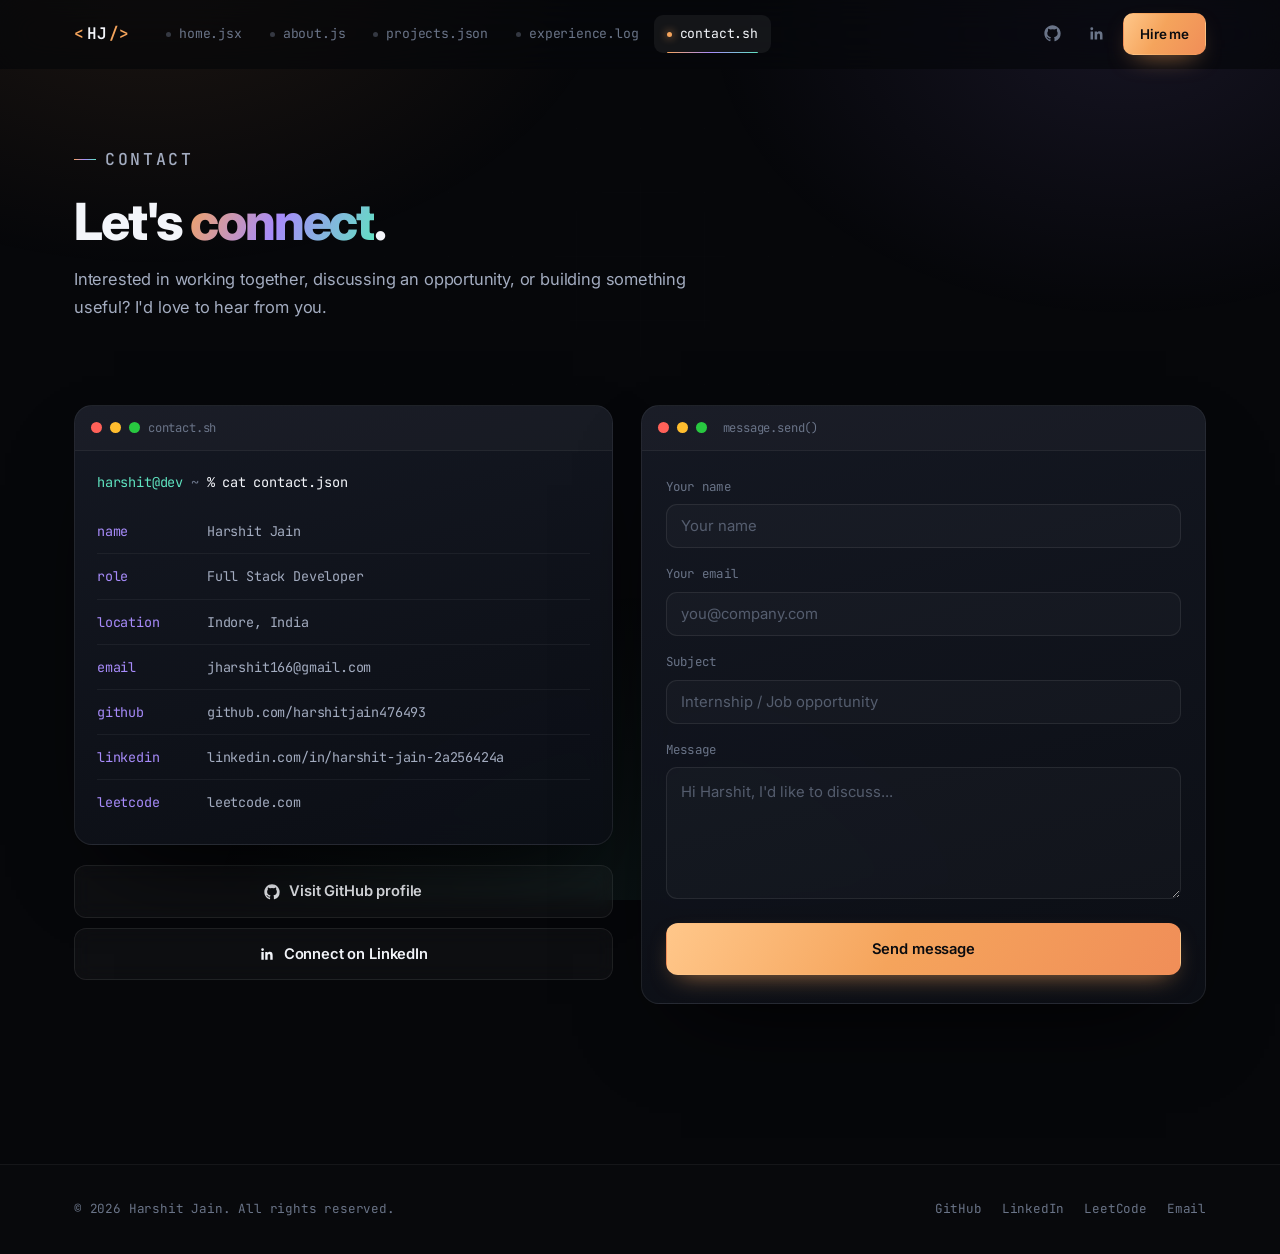
<file: contact.html>
<!DOCTYPE html>
<html lang="en">
<head>
  <meta charset="UTF-8">
  <meta name="viewport" content="width=device-width, initial-scale=1.0">
  <meta name="theme-color" content="#06070a">

  <title>Contact — Harshit Jain</title>

  <meta
    name="description"
    content="Contact Harshit Jain, a Full Stack Developer based in Indore, India, for internships, software engineering opportunities and collaborations."
  >

  <meta name="author" content="Harshit Jain">

  <link
    rel="canonical"
    href="https://harshitjain2025.netlify.app/contact.html"
  >

  <!-- Open Graph -->
  <meta property="og:type" content="website">
  <meta
    property="og:site_name"
    content="Harshit Jain — Full Stack Developer"
  >
  <meta property="og:title" content="Contact — Harshit Jain">
  <meta
    property="og:description"
    content="Get in touch with Harshit Jain for software engineering opportunities, internships and collaborations."
  >
  <meta
    property="og:url"
    content="https://harshitjain2025.netlify.app/contact.html"
  >
  <meta
    property="og:image"
    content="https://harshitjain2025.netlify.app/images/profile.jpg"
  >
  <meta
    property="og:image:alt"
    content="Harshit Jain — Full Stack Developer"
  >

  <!-- Twitter -->
  <meta name="twitter:card" content="summary_large_image">
  <meta name="twitter:title" content="Contact — Harshit Jain">
  <meta
    name="twitter:description"
    content="Get in touch with Harshit Jain for software engineering opportunities, internships and collaborations."
  >
  <meta
    name="twitter:image"
    content="https://harshitjain2025.netlify.app/images/profile.jpg"
  >

  <!-- Favicon -->
  <link
    rel="icon"
    href="data:image/svg+xml,%3Csvg xmlns='http://www.w3.org/2000/svg' viewBox='0 0 64 64'%3E%3Crect width='64' height='64' rx='14' fill='%2306070a'/%3E%3Ctext x='32' y='43' font-family='monospace' font-size='26' font-weight='700' fill='%23f5a45c' text-anchor='middle'%3EPJ%3C/text%3E%3C/svg%3E"
  >

  <!-- Fonts -->
  <link rel="preconnect" href="https://fonts.googleapis.com">
  <link
    rel="preconnect"
    href="https://fonts.gstatic.com"
    crossorigin
  >

  <link
    rel="stylesheet"
    href="https://fonts.googleapis.com/css2?family=Inter:wght@400;500;600;700;800&family=JetBrains+Mono:wght@400;500;600&display=swap"
  >

  <!-- Main CSS -->
  <link rel="stylesheet" href="style.css">
</head>

<body>

  <!-- Skip Link -->
  <a class="skip-link" href="#main">
    Skip to content
  </a>

  <!-- Scroll Progress -->
  <div
    class="scroll-progress"
    id="scroll-progress"
    aria-hidden="true"
  ></div>


  <!-- =========================================================
       NAVIGATION
  ========================================================== -->

  <header class="topbar" id="topbar">

    <div class="topbar__inner">

      <!-- Logo -->
      <a
        href="index.html"
        class="logo"
        aria-label="Harshit Jain — Home"
      >
        <span class="logo-bracket" aria-hidden="true">&lt;</span>
        <span class="logo-name">HJ</span>
        <span class="logo-bracket" aria-hidden="true">/&gt;</span>
      </a>


      <!-- Navigation -->
      <nav
        class="tabs"
        id="site-nav"
        aria-label="Main navigation"
      >

        <a href="index.html" class="tab">
          <span class="dot" aria-hidden="true"></span>
          home.jsx
        </a>

        <a href="about.html" class="tab">
          <span class="dot" aria-hidden="true"></span>
          about.js
        </a>

        <a href="projects.html" class="tab">
          <span class="dot" aria-hidden="true"></span>
          projects.json
        </a>

        <a href="experience.html" class="tab">
          <span class="dot" aria-hidden="true"></span>
          experience.log
        </a>

        <a
          href="contact.html"
          class="tab is-active"
          aria-current="page"
        >
          <span class="dot" aria-hidden="true"></span>
          contact.sh
        </a>

      </nav>


      <!-- Header Actions -->
      <div class="topbar__cta">

        <!-- GitHub -->
        <a
          href="https://github.com/harshitjain476493"
          class="icon-link"
          aria-label="GitHub profile"
          target="_blank"
          rel="noopener"
        >
          <svg
            viewBox="0 0 24 24"
            fill="currentColor"
            aria-hidden="true"
          >
            <path
              d="M12 .5C5.65.5.5 5.65.5 12c0 5.08 3.29 9.39 7.86 10.91.57.1.78-.25.78-.55 0-.27-.01-1.17-.01-2.12-3.2.7-3.88-1.36-3.88-1.36-.52-1.33-1.28-1.69-1.28-1.69-1.04-.71.08-.69.08-.69 1.15.08 1.76 1.18 1.76 1.18 1.03 1.76 2.7 1.25 3.36.96.1-.74.4-1.25.73-1.54-2.55-.29-5.23-1.28-5.23-5.68 0-1.26.45-2.28 1.18-3.09-.12-.29-.51-1.46.11-3.04 0 0 .96-.31 3.15 1.18a10.9 10.9 0 0 1 5.74 0c2.19-1.49 3.15-1.18 3.15-1.18.62 1.58.23 2.75.11 3.04.74.81 1.18 1.83 1.18 3.09 0 4.41-2.69 5.38-5.25 5.67.41.36.78 1.07.78 2.16 0 1.56-.01 2.81-.01 3.19 0 .31.21.66.79.55A11.51 11.51 0 0 0 23.5 12c0-6.35-5.15-11.5-11.5-11.5Z"
            />
          </svg>
        </a>


        <!-- LinkedIn -->
        <a
          href="https://www.linkedin.com/in/harshit-jain-2a256424a/"
          class="icon-link"
          aria-label="LinkedIn profile"
          target="_blank"
          rel="noopener"
        >
          <svg
            viewBox="0 0 24 24"
            fill="currentColor"
            aria-hidden="true"
          >
            <path
              d="M20.45 20.45h-3.55v-5.57c0-1.33-.02-3.04-1.85-3.04-1.85 0-2.14 1.45-2.14 2.94v5.67H9.36V9h3.41v1.56h.05c.48-.9 1.64-1.85 3.38-1.85 3.6 0 4.27 2.37 4.27 5.46v6.28ZM5.34 7.43a2.06 2.06 0 1 1 0-4.12 2.06 2.06 0 0 1 0 4.12ZM7.12 20.45H3.56V9h3.56v11.45Z"
            />
          </svg>
        </a>


        <!-- Hire Me -->
        <a
          href="contact.html"
          class="btn btn--sm btn--primary topbar__hire"
        >
          Hire me
        </a>


        <!-- Mobile Menu -->
        <button
          type="button"
          class="nav-toggle"
          id="nav-toggle"
          aria-expanded="false"
          aria-controls="site-nav"
          aria-label="Open menu"
        >
          <span aria-hidden="true"></span>
          <span aria-hidden="true"></span>
          <span aria-hidden="true"></span>
        </button>

      </div>

    </div>

  </header>


  <!-- =========================================================
       MAIN
  ========================================================== -->

  <main id="main">


    <!-- =======================================================
         PAGE HEADER
    ======================================================== -->

    <section class="page-header">

      <div class="container reveal">

        <p class="eyebrow">
          Contact
        </p>

        <h1>
          Let's
          <span class="accent">connect</span>.
        </h1>

        <p>
          Interested in working together, discussing an opportunity,
          or building something useful? I'd love to hear from you.
        </p>

      </div>

    </section>


    <!-- =======================================================
         CONTACT SECTION
    ======================================================== -->

    <section class="section section--top">

      <div class="container contact-grid">


        <!-- =================================================
             CONTACT INFORMATION
        ================================================== -->

        <div class="reveal">

          <div class="terminal">

            <!-- Terminal Header -->
            <div class="terminal__bar">

              <span
                class="tl tl--red"
                aria-hidden="true"
              ></span>

              <span
                class="tl tl--yellow"
                aria-hidden="true"
              ></span>

              <span
                class="tl tl--green"
                aria-hidden="true"
              ></span>

              <span>
                contact.sh
              </span>

            </div>


            <!-- Terminal Body -->
            <div class="terminal__body">

              <p style="margin-bottom:16px;">

                <span class="terminal__prompt">
                  harshit@dev
                </span>

                <span class="tok-punc">
                  ~
                </span>

                <span class="terminal__cmd">
                  % cat contact.json
                </span>

              </p>


              <!-- Name -->
              <div class="contact-line">

                <span class="k">
                  name
                </span>

                <span class="v">
                  Harshit Jain
                </span>

              </div>


              <!-- Role -->
              <div class="contact-line">

                <span class="k">
                  role
                </span>

                <span class="v">
                  Full Stack Developer
                </span>

              </div>


              <!-- Location -->
              <div class="contact-line">

                <span class="k">
                  location
                </span>

                <span class="v">
                  Indore, India
                </span>

              </div>


              <!-- Email -->
              <div class="contact-line">

                <span class="k">
                  email
                </span>

                <span class="v">

                  <a
                    href="mailto:jharshit166@gmail.com"
                  >
                    jharshit166@gmail.com
                  </a>

                </span>

              </div>


              <!-- GitHub -->
              <div class="contact-line">

                <span class="k">
                  github
                </span>

                <span class="v">

                  <a
                    href="https://github.com/harshitjain476493"
                    target="_blank"
                    rel="noopener"
                  >
                    github.com/harshitjain476493
                  </a>

                </span>

              </div>


              <!-- LinkedIn -->
              <div class="contact-line">

                <span class="k">
                  linkedin
                </span>

                <span class="v">

                  <a
                    href="https://www.linkedin.com/in/harshit-jain-2a256424a/"
                    target="_blank"
                    rel="noopener"
                  >
                    linkedin.com/in/harshit-jain-2a256424a
                  </a>

                </span>

              </div>


              <!-- LeetCode -->
              <div class="contact-line">

                <span class="k">
                  leetcode
                </span>

                <span class="v">

                  <a
                    href="https://leetcode.com/"
                    target="_blank"
                    rel="noopener"
                  >
                    leetcode.com
                  </a>

                </span>

              </div>

            </div>

          </div>


          <!-- Profile Buttons -->
          <div
            style="
              margin-top:20px;
              display:flex;
              flex-direction:column;
              gap:10px;
            "
          >

            <a
              href="https://github.com/harshitjain476493"
              class="btn btn--ghost btn--block"
              target="_blank"
              rel="noopener"
            >

              <svg
                viewBox="0 0 24 24"
                fill="currentColor"
                aria-hidden="true"
              >
                <path
                  d="M12 .5C5.65.5.5 5.65.5 12c0 5.08 3.29 9.39 7.86 10.91.57.1.78-.25.78-.55 0-.27-.01-1.17-.01-2.12-3.2.7-3.88-1.36-3.88-1.36-.52-1.33-1.28-1.69-1.28-1.69-1.04-.71.08-.69.08-.69 1.15.08 1.76 1.18 1.76 1.18 1.03 1.76 2.7 1.25 3.36.96.1-.74.4-1.25.73-1.54-2.55-.29-5.23-1.28-5.23-5.68 0-1.26.45-2.28 1.18-3.09-.12-.29-.51-1.46.11-3.04 0 0 .96-.31 3.15 1.18a10.9 10.9 0 0 1 5.74 0c2.19-1.49 3.15-1.18 3.15-1.18.62 1.58.23 2.75.11 3.04.74.81 1.18 1.83 1.18 3.09 0 4.41-2.69 5.38-5.25 5.67.41.36.78 1.07.78 2.16 0 1.56-.01 2.81-.01 3.19 0 .31.21.66.79.55A11.51 11.51 0 0 0 23.5 12c0-6.35-5.15-11.5-11.5-11.5Z"
                />
              </svg>

              Visit GitHub profile

            </a>


            <a
              href="https://www.linkedin.com/in/harshit-jain-2a256424a/"
              class="btn btn--ghost btn--block"
              target="_blank"
              rel="noopener"
            >

              <svg
                viewBox="0 0 24 24"
                fill="currentColor"
                aria-hidden="true"
              >
                <path
                  d="M20.45 20.45h-3.55v-5.57c0-1.33-.02-3.04-1.85-3.04-1.85 0-2.14 1.45-2.14 2.94v5.67H9.36V9h3.41v1.56h.05c.48-.9 1.64-1.85 3.38-1.85 3.6 0 4.27 2.37 4.27 5.46v6.28ZM5.34 7.43a2.06 2.06 0 1 1 0-4.12 2.06 2.06 0 0 1 0 4.12ZM7.12 20.45H3.56V9h3.56v11.45Z"
                />
              </svg>

              Connect on LinkedIn

            </a>

          </div>

        </div>


        <!-- =================================================
             CONTACT FORM
        ================================================== -->

        <div class="reveal">

          <div class="code-window">

            <!-- Window Header -->
            <div class="code-window__bar">

              <span
                class="tl tl--red"
                aria-hidden="true"
              ></span>

              <span
                class="tl tl--yellow"
                aria-hidden="true"
              ></span>

              <span
                class="tl tl--green"
                aria-hidden="true"
              ></span>

              <span class="code-window__filename">
                message.send()
              </span>

            </div>


            <!-- Form -->
            <div class="form-shell">

              <form
  id="contact-form"
  action="https://formsubmit.co/ajax/jharshit166@gmail.com"
  method="POST"
  novalidate
>
  <input type="hidden" name="_subject" value="New message from Harshit Jain's Portfolio">
  <input type="hidden" name="_template" value="table">
  <input type="hidden" name="_captcha" value="false">

  <input type="text" name="_honey" tabindex="-1" autocomplete="off"
         style="position:absolute;left:-9999px;opacity:0;height:0;width:0;">

  <div class="field">
    <label for="name">Your name</label>
    <input type="text" id="name" name="name" placeholder="Your name"
           autocomplete="name" required>
  </div>

  <div class="field">
    <label for="email">Your email</label>
    <input type="email" id="email" name="email"
           placeholder="you@company.com" autocomplete="email" required>
  </div>

  <div class="field">
    <label for="subject">Subject</label>
    <input type="text" id="subject" name="subject"
           placeholder="Internship / Job opportunity" required>
  </div>

  <div class="field">
    <label for="message">Message</label>
    <textarea id="message" name="message"
              placeholder="Hi Harshit, I'd like to discuss..." required></textarea>
  </div>

  <button type="submit" class="btn btn--primary btn--block" id="contact-submit">
    Send message
  </button>

  <p id="contact-status" class="form-status" role="status" aria-live="polite"></p>
</form>

            </div>

          </div>

        </div>

      </div>

    </section>

  </main>


  <!-- =========================================================
       FOOTER
  ========================================================== -->

  <footer class="footer">

    <div class="container footer__inner">

      <p class="footer__text">
        © 2026 Harshit Jain. All rights reserved.
      </p>

      <nav
        class="footer__links"
        aria-label="Social links"
      >

        <a
          href="https://github.com/harshitjain476493"
          target="_blank"
          rel="noopener"
        >
          GitHub
        </a>

        <a
          href="https://www.linkedin.com/in/harshit-jain-2a256424a/"
          target="_blank"
          rel="noopener"
        >
          LinkedIn
        </a>

        <a
          href="https://leetcode.com/u/Harshit5837/"
          target="_blank"
          rel="noopener"
        >
          LeetCode
        </a>

        <a href="mailto:jharshit166@gmail.com">
          Email
        </a>

      </nav>

    </div>

  </footer>


  <!-- JavaScript -->
  <script src="script.js"></script>

</body>
</html>
</file>
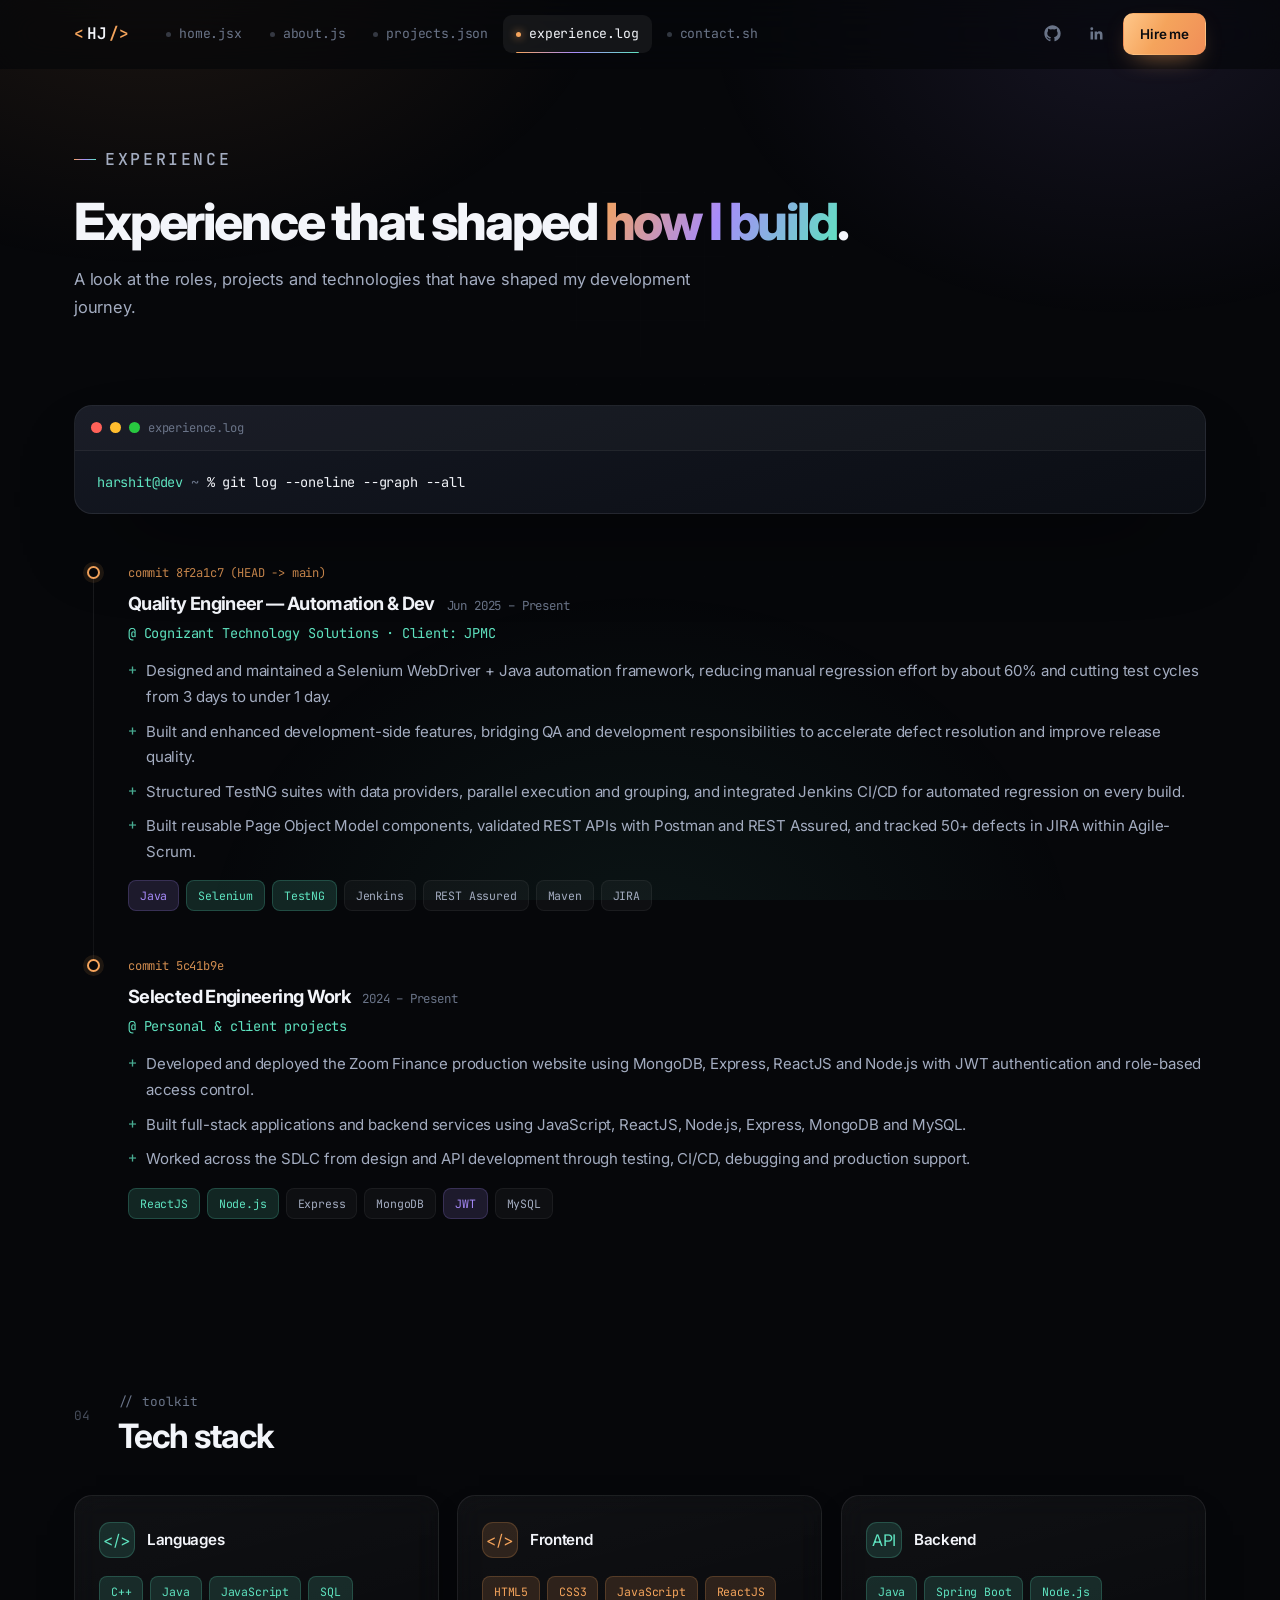
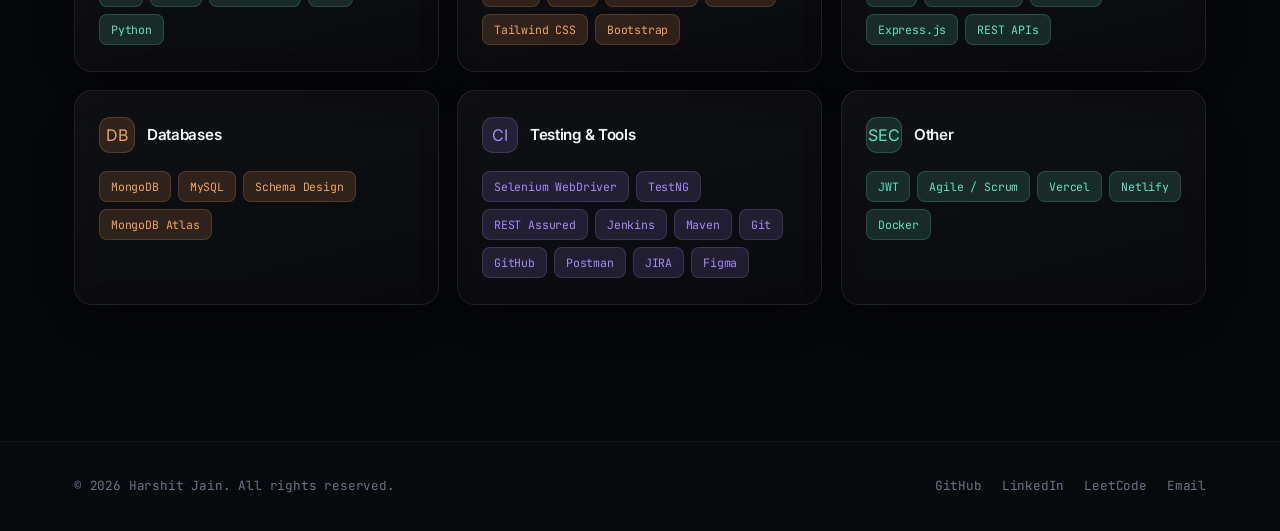
<file: experience.html>
<!DOCTYPE html>
<html lang="en">
<head>
  <meta charset="UTF-8">
  <meta name="viewport" content="width=device-width, initial-scale=1.0">
  <meta name="theme-color" content="#06070a">

  <title>Experience — Harshit Jain</title>

  <meta
    name="description"
    content="Professional experience and technical skills of Harshit Jain — software engineer and full stack developer and B.E. Computer Science student."
  >

  <meta name="author" content="Harshit Jain">

  <link
    rel="canonical"
    href="https://harshitjain2025.netlify.app/experience.html"
  >

  <!-- Open Graph -->
  <meta property="og:type" content="website">
  <meta property="og:site_name" content="Harshit Jain — Software Engineer">
  <meta property="og:title" content="Experience — Harshit Jain">
  <meta
    property="og:description"
    content="Professional experience and technical skills of Harshit Jain."
  >
  <meta
    property="og:url"
    content="https://harshitjain2025.netlify.app/experience.html"
  >
  <meta
    property="og:image"
    content="https://harshitjain2025.netlify.app/https://avatars.githubusercontent.com/u/130424183?v=4"
  >
  <meta
    property="og:image:alt"
    content="Harshit Jain, Software Engineer"
  >

  <!-- Twitter -->
  <meta name="twitter:card" content="summary_large_image">
  <meta name="twitter:title" content="Experience — Harshit Jain">
  <meta
    name="twitter:description"
    content="Professional experience and technical skills of Harshit Jain."
  >
  <meta
    name="twitter:image"
    content="https://harshitjain2025.netlify.app/https://avatars.githubusercontent.com/u/130424183?v=4"
  >

  <!-- Favicon -->
  <link
    rel="icon"
    href="data:image/svg+xml,%3Csvg xmlns='http://www.w3.org/2000/svg' viewBox='0 0 64 64'%3E%3Crect width='64' height='64' rx='14' fill='%2306070a'/%3E%3Ctext x='32' y='43' font-family='monospace' font-size='26' font-weight='700' fill='%23f5a45c' text-anchor='middle'%3EHJ%3C/text%3E%3C/svg%3E"
  >

  <!-- Fonts -->
  <link rel="preconnect" href="https://fonts.googleapis.com">
  <link
    rel="preconnect"
    href="https://fonts.gstatic.com"
    crossorigin
  >

  <link
    rel="stylesheet"
    href="https://fonts.googleapis.com/css2?family=Inter:wght@400;500;600;700;800&family=JetBrains+Mono:wght@400;500;600&display=swap"
  >

  <link rel="stylesheet" href="style.css">
</head>

<body>

  <!-- Skip Link -->
  <a class="skip-link" href="#main">
    Skip to content
  </a>

  <div
    class="scroll-progress"
    id="scroll-progress"
    aria-hidden="true"
  ></div>


  <!-- =========================================================
       NAVIGATION
  ========================================================== -->

  <header class="topbar" id="topbar">

    <div class="topbar__inner">

      <!-- Logo -->
      <a
        href="index.html"
        class="logo"
        aria-label="Harshit Jain — home"
      >
        <span class="logo-bracket" aria-hidden="true">&lt;</span>
        <span class="logo-name">HJ</span>
        <span class="logo-bracket" aria-hidden="true">/&gt;</span>
      </a>


      <!-- Navigation -->
      <nav
        class="tabs"
        id="site-nav"
        aria-label="Main navigation"
      >

        <a href="index.html" class="tab">
          <span class="dot" aria-hidden="true"></span>
          home.jsx
        </a>

        <a href="about.html" class="tab">
          <span class="dot" aria-hidden="true"></span>
          about.js
        </a>

        <a href="projects.html" class="tab">
          <span class="dot" aria-hidden="true"></span>
          projects.json
        </a>

        <a
          href="experience.html"
          class="tab is-active"
          aria-current="page"
        >
          <span class="dot" aria-hidden="true"></span>
          experience.log
        </a>

        <a href="contact.html" class="tab">
          <span class="dot" aria-hidden="true"></span>
          contact.sh
        </a>

      </nav>


      <!-- Right Actions -->
      <div class="topbar__cta">

        <!-- GitHub -->
        <a
          href="https://github.com/harshitjain476493"
          class="icon-link"
          aria-label="GitHub profile"
          target="_blank"
          rel="noopener"
        >
          <svg
            viewBox="0 0 24 24"
            fill="currentColor"
            aria-hidden="true"
          >
            <path
              d="M12 .5C5.65.5.5 5.65.5 12c0 5.08 3.29 9.39 7.86 10.91.57.1.78-.25.78-.55 0-.27-.01-1.17-.01-2.12-3.2.7-3.88-1.36-3.88-1.36-.52-1.33-1.28-1.69-1.28-1.69-1.04-.71.08-.69.08-.69 1.15.08 1.76 1.18 1.76 1.18 1.03 1.76 2.7 1.25 3.36.96.1-.74.4-1.25.73-1.54-2.55-.29-5.23-1.28-5.23-5.68 0-1.26.45-2.28 1.18-3.09-.12-.29-.51-1.46.11-3.04 0 0 .96-.31 3.15 1.18a10.9 10.9 0 0 1 5.74 0c2.19-1.49 3.15-1.18 3.15-1.18.62 1.58.23 2.75.11 3.04.74.81 1.18 1.83 1.18 3.09 0 4.41-2.69 5.38-5.25 5.67.41.36.78 1.07.78 2.16 0 1.56-.01 2.81-.01 3.19 0 .31.21.66.79.55A11.51 11.51 0 0 0 23.5 12c0-6.35-5.15-11.5-11.5-11.5Z"
            />
          </svg>
        </a>


        <!-- LinkedIn -->
        <a
          href="https://www.linkedin.com/in/harshit-jain-2a256424a/"
          class="icon-link"
          aria-label="LinkedIn profile"
          target="_blank"
          rel="noopener"
        >
          <svg
            viewBox="0 0 24 24"
            fill="currentColor"
            aria-hidden="true"
          >
            <path
              d="M20.45 20.45h-3.55v-5.57c0-1.33-.02-3.04-1.85-3.04-1.85 0-2.14 1.45-2.14 2.94v5.67H9.36V9h3.41v1.56h.05c.48-.9 1.64-1.85 3.38-1.85 3.6 0 4.27 2.37 4.27 5.46v6.28ZM5.34 7.43a2.06 2.06 0 1 1 0-4.12 2.06 2.06 0 0 1 0 4.12ZM7.12 20.45H3.56V9h3.56v11.45Z"
            />
          </svg>
        </a>


        <!-- Hire -->
        <a
          href="contact.html"
          class="btn btn--sm btn--primary topbar__hire"
        >
          Hire me
        </a>


        <!-- Mobile Menu -->
        <button
          type="button"
          class="nav-toggle"
          id="nav-toggle"
          aria-expanded="false"
          aria-controls="site-nav"
          aria-label="Open menu"
        >
          <span aria-hidden="true"></span>
          <span aria-hidden="true"></span>
          <span aria-hidden="true"></span>
        </button>

      </div>

    </div>

  </header>



  <!-- =========================================================
       MAIN
  ========================================================== -->

  <main id="main">


    <!-- =======================================================
         PAGE HEADER
    ======================================================== -->

    <section class="page-header">

      <div class="container reveal">

        <p class="eyebrow">
          Experience
        </p>

        <h1>
          Experience that shaped
          <span class="accent">how I build</span>.
        </h1>

        <p>
          A look at the roles, projects and technologies that have shaped
          my development journey.
        </p>

      </div>

    </section>



    <!-- =======================================================
         EXPERIENCE
    ======================================================== -->

    <section class="section section--top">

      <div class="container">


        <!-- Terminal -->
        <div
          class="terminal reveal"
          style="margin-bottom:44px;"
        >

          <div class="terminal__bar">

            <span
              class="tl tl--red"
              aria-hidden="true"
            ></span>

            <span
              class="tl tl--yellow"
              aria-hidden="true"
            ></span>

            <span
              class="tl tl--green"
              aria-hidden="true"
            ></span>

            <span>
              experience.log
            </span>

          </div>


          <div class="terminal__body">

            <p>

              <span class="terminal__prompt">
                harshit@dev
              </span>

              <span class="tok-punc">
                ~
              </span>

              <span class="terminal__cmd">
                % git log --oneline --graph --all
              </span>

            </p>

          </div>

        </div>



        <!-- Git Log -->
        <div class="gitlog reveal">

          <div class="commit">
            <div class="commit__rail" aria-hidden="true"><div class="commit__dot"></div></div>
            <div class="commit__content">
              <span class="commit__hash">commit 8f2a1c7 (HEAD -&gt; main)</span>
              <div class="commit__head">
                <h2 class="commit__title">Quality Engineer — Automation &amp; Dev</h2>
                <span class="commit__meta">Jun 2025 – Present</span>
              </div>
              <span class="commit__company">@ Cognizant Technology Solutions · Client: JPMC</span>
              <ul class="commit__body">
                <li>Designed and maintained a Selenium WebDriver + Java automation framework, reducing manual regression effort by about 60% and cutting test cycles from 3 days to under 1 day.</li>
                <li>Built and enhanced development-side features, bridging QA and development responsibilities to accelerate defect resolution and improve release quality.</li>
                <li>Structured TestNG suites with data providers, parallel execution and grouping, and integrated Jenkins CI/CD for automated regression on every build.</li>
                <li>Built reusable Page Object Model components, validated REST APIs with Postman and REST Assured, and tracked 50+ defects in JIRA within Agile-Scrum.</li>
              </ul>
              <div class="tag-row" style="margin-top:16px; margin-bottom:0;">
                <span class="tag tag--violet">Java</span><span class="tag tag--mint">Selenium</span><span class="tag tag--mint">TestNG</span><span class="tag">Jenkins</span><span class="tag">REST Assured</span><span class="tag">Maven</span><span class="tag">JIRA</span>
              </div>
            </div>
          </div>

          <div class="commit">
            <div class="commit__rail" aria-hidden="true"><div class="commit__dot"></div></div>
            <div class="commit__content">
              <span class="commit__hash">commit 5c41b9e</span>
              <div class="commit__head">
                <h2 class="commit__title">Selected Engineering Work</h2>
                <span class="commit__meta">2024 – Present</span>
              </div>
              <span class="commit__company">@ Personal &amp; client projects</span>
              <ul class="commit__body">
                <li>Developed and deployed the Zoom Finance production website using MongoDB, Express, ReactJS and Node.js with JWT authentication and role-based access control.</li>
                <li>Built full-stack applications and backend services using JavaScript, ReactJS, Node.js, Express, MongoDB and MySQL.</li>
                <li>Worked across the SDLC from design and API development through testing, CI/CD, debugging and production support.</li>
              </ul>
              <div class="tag-row" style="margin-top:16px; margin-bottom:0;">
                <span class="tag tag--mint">ReactJS</span><span class="tag tag--mint">Node.js</span><span class="tag">Express</span><span class="tag">MongoDB</span><span class="tag tag--violet">JWT</span><span class="tag">MySQL</span>
              </div>
            </div>
          </div>

        </div>

      </div>

    </section>



    <!-- =======================================================
         SKILLS
    ======================================================== -->

   <section class="section section--tight">
    <div class="container">
      <div class="gutter reveal">
        <span class="gutter__line" aria-hidden="true">04</span>
        <h2 class="gutter__title"><span class="comment">// toolkit</span>Tech stack</h2>
      </div>

      <div class="skills-grid">
        <div class="cell reveal">
          <div class="skill-group panel tilt" data-tilt data-tilt-max="6">
            <div class="skill-group__head">
              <span class="skill-group__icon" aria-hidden="true"><span>&lt;/&gt;</span></span>
              <h3 class="skill-group__title">Languages</h3>
            </div>
            <div class="skill-pills">
              <span class="tag tag--mint">C++</span>
              <span class="tag tag--mint">Java</span>
              <span class="tag tag--mint">JavaScript</span>
              <span class="tag tag--mint">SQL</span>
              <span class="tag tag--mint">Python</span>
            </div>
          </div>
        </div>

        <div class="cell reveal">
          <div class="skill-group panel tilt skill-group--amber" data-tilt data-tilt-max="6">
            <div class="skill-group__head">
              <span class="skill-group__icon" aria-hidden="true"><span>&lt;/&gt;</span></span>
              <h3 class="skill-group__title">Frontend</h3>
            </div>
            <div class="skill-pills">
              <span class="tag tag--amber">HTML5</span>
              <span class="tag tag--amber">CSS3</span>
              <span class="tag tag--amber">JavaScript</span>
              <span class="tag tag--amber">ReactJS</span>
              <span class="tag tag--amber">Tailwind CSS</span>
              <span class="tag tag--amber">Bootstrap</span>
            </div>
          </div>
        </div>

        <div class="cell reveal">
          <div class="skill-group panel tilt" data-tilt data-tilt-max="6">
            <div class="skill-group__head">
              <span class="skill-group__icon" aria-hidden="true"><span>API</span></span>
              <h3 class="skill-group__title">Backend</h3>
            </div>
            <div class="skill-pills">
              <span class="tag tag--mint">Java</span>
              <span class="tag tag--mint">Spring Boot</span>
              <span class="tag tag--mint">Node.js</span>
              <span class="tag tag--mint">Express.js</span>
              <span class="tag tag--mint">REST APIs</span>
            </div>
          </div>
        </div>

        <div class="cell reveal">
          <div class="skill-group panel tilt skill-group--amber" data-tilt data-tilt-max="6">
            <div class="skill-group__head">
              <span class="skill-group__icon" aria-hidden="true"><span>DB</span></span>
              <h3 class="skill-group__title">Databases</h3>
            </div>
            <div class="skill-pills">
              <span class="tag tag--amber">MongoDB</span>
              <span class="tag tag--amber">MySQL</span>
              <span class="tag tag--amber">Schema Design</span>
              <span class="tag tag--amber">MongoDB Atlas</span>
            </div>
          </div>
        </div>

        <div class="cell reveal">
          <div class="skill-group panel tilt skill-group--violet" data-tilt data-tilt-max="6">
            <div class="skill-group__head">
              <span class="skill-group__icon" aria-hidden="true"><span>CI</span></span>
              <h3 class="skill-group__title">Testing &amp; Tools</h3>
            </div>
            <div class="skill-pills">
              <span class="tag tag--violet">Selenium WebDriver</span>
              <span class="tag tag--violet">TestNG</span>
              <span class="tag tag--violet">REST Assured</span>
              <span class="tag tag--violet">Jenkins</span>
              <span class="tag tag--violet">Maven</span>
              <span class="tag tag--violet">Git</span>
              <span class="tag tag--violet">GitHub</span>
              <span class="tag tag--violet">Postman</span>
              <span class="tag tag--violet">JIRA</span>
              <span class="tag tag--violet">Figma</span>
            </div>
          </div>
        </div>

        <div class="cell reveal">
          <div class="skill-group panel tilt" data-tilt data-tilt-max="6">
            <div class="skill-group__head">
              <span class="skill-group__icon" aria-hidden="true"><span>SEC</span></span>
              <h3 class="skill-group__title">Other</h3>
            </div>
            <div class="skill-pills">
              <span class="tag tag--mint">JWT</span>
              <span class="tag tag--mint">Agile / Scrum</span>
              <span class="tag tag--mint">Vercel</span>
              <span class="tag tag--mint">Netlify</span>
              <span class="tag tag--mint">Docker</span>
            </div>
          </div>
        </div>
      </div>
    </div>
  </section>


</main> 


  <!-- =========================================================
       FOOTER
  ========================================================== -->

  <footer class="footer">

    <div class="container footer__inner">

      <p class="footer__text">
        © 2026 Harshit Jain. All rights reserved.
      </p>


      <nav
        class="footer__links"
        aria-label="Social links"
      >

        <a
          href="https://github.com/harshitjain476493"
          target="_blank"
          rel="noopener"
        >
          GitHub
        </a>

        <a
          href="https://www.linkedin.com/in/harshit-jain-2a256424a/"
          target="_blank"
          rel="noopener"
        >
          LinkedIn
        </a>

        <a
          href="https://leetcode.com/u/Harshit5837/"
          target="_blank"
          rel="noopener"
        >
          LeetCode
        </a>

        <a href="mailto:jharshit166@gmail.com">
          Email
        </a>

      </nav>

    </div>

  </footer>


  <script src="script.js"></script>

</body>
</html>
</file>
<file: style.css>
/* =========================================================
   HARSHIT JAIN — SOFTWARE DEVELOPER PORTFOLIO
   Design language: a code editor rendered in glass.
   Nav reads as open file tabs, sections carry gutter line
   numbers, experience reads as a git log. Depth comes from
   layered glass, gradient hairlines and pointer-reactive 3D.
   Accents: amber (primary), mint, violet.
   ========================================================= */

/* =========================================================
   1. TOKENS
   ========================================================= */

:root{
  /* surfaces */
  --bg:            #06070a;
  --bg-2:          #090b11;
  --panel:         #0c0f16;
  --panel-2:       #11151e;
  --elevated:      #161a25;

  /* glass */
  --glass:         rgba(255, 255, 255, 0.035);
  --glass-strong:  rgba(255, 255, 255, 0.06);
  --hairline:      rgba(255, 255, 255, 0.08);
  --hairline-soft: rgba(255, 255, 255, 0.05);

  /* text */
  --text:          #f3f5fa;
  --text-dim:      #a3acc0;
  --text-faint:    #6a7488;

  /* accents */
  --amber:         #f5a45c;
  --amber-soft:    rgba(245, 164, 92, 0.14);
  --mint:          #5fe3c0;
  --mint-soft:     rgba(95, 227, 192, 0.14);
  --violet:        #a78bfa;
  --violet-soft:   rgba(167, 139, 250, 0.14);
  --blue:          #5b9cff;

  /* signature gradient */
  --grad: linear-gradient(115deg, var(--amber) 0%, var(--violet) 48%, var(--mint) 100%);
  --grad-soft: linear-gradient(115deg, rgba(245,164,92,.5), rgba(167,139,250,.5), rgba(95,227,192,.5));

  /* traffic lights */
  --tl-red:    #ff6159;
  --tl-yellow: #ffbd2e;
  --tl-green:  #28c840;

  /* type */
  --font-body: 'Inter', -apple-system, BlinkMacSystemFont, 'Segoe UI', sans-serif;
  --font-mono: 'JetBrains Mono', 'IBM Plex Mono', ui-monospace, SFMono-Regular, Menlo, monospace;

  /* layout */
  --maxw: 1180px;
  --radius: 18px;
  --radius-sm: 10px;
  --radius-lg: 26px;

  /* elevation */
  --shadow-sm: 0 2px 10px rgba(0,0,0,.35);
  --shadow-md: 0 18px 40px -22px rgba(0,0,0,.9);
  --shadow-lg: 0 40px 90px -40px rgba(0,0,0,.95);

  /* motion */
  --ease: cubic-bezier(.22,.68,.36,1);
  --ease-out: cubic-bezier(.16,1,.3,1);
}

/* =========================================================
   2. BASE
   ========================================================= */

*{ margin:0; padding:0; box-sizing:border-box; }

html{
  scroll-behavior:smooth;
  scroll-padding-top:90px;
  -webkit-text-size-adjust:100%;
}

body{
  background:var(--bg);
  color:var(--text);
  font-family:var(--font-body);
  font-size:16px;
  line-height:1.65;
  letter-spacing:-0.011em;
  -webkit-font-smoothing:antialiased;
  -moz-osx-font-smoothing:grayscale;
  overflow-x:hidden;
  position:relative;
}

/* ambient aurora + fine grain, fixed behind everything */
body::before{
  content:"";
  position:fixed;
  inset:0;
  z-index:0;
  pointer-events:none;
  background:
    radial-gradient(760px 520px at 12% -6%,  rgba(245,164,92,.10), transparent 62%),
    radial-gradient(700px 500px at 88% 2%,   rgba(167,139,250,.10), transparent 60%),
    radial-gradient(720px 620px at 50% 108%, rgba(95,227,192,.07), transparent 62%);
}

body::after{
  content:"";
  position:fixed;
  inset:0;
  z-index:0;
  pointer-events:none;
  opacity:.5;
  background-image:
    linear-gradient(rgba(255,255,255,.016) 1px, transparent 1px),
    linear-gradient(90deg, rgba(255,255,255,.016) 1px, transparent 1px);
  background-size:64px 64px;
  mask-image:radial-gradient(circle at 50% 30%, #000 0%, transparent 78%);
  -webkit-mask-image:radial-gradient(circle at 50% 30%, #000 0%, transparent 78%);
}

main, header, footer, section{ position:relative; z-index:1; }

img{ max-width:100%; display:block; }
a{ color:inherit; text-decoration:none; }
button{ font:inherit; color:inherit; background:none; border:none; cursor:pointer; }
ul{ list-style:none; }

::selection{ background:var(--amber-soft); color:var(--amber); }

:focus-visible{
  outline:2px solid var(--mint);
  outline-offset:3px;
  border-radius:6px;
}

.skip-link{
  position:absolute;
  left:-9999px;
  top:0;
  z-index:200;
  padding:12px 18px;
  background:var(--panel);
  border:1px solid var(--hairline);
  border-radius:0 0 var(--radius-sm) 0;
  font-family:var(--font-mono);
  font-size:.85rem;
}
.skip-link:focus{ left:0; }

.container{
  width:100%;
  max-width:var(--maxw);
  margin:0 auto;
  padding:0 24px;
}

.section{ padding:80px 0; }
.section--tight{ padding:56px 0; }
.section--top{ padding-top:44px; }
.section--bottom-0{ padding-bottom:0; }

.sr-only{
  position:absolute;
  width:1px; height:1px;
  padding:0; margin:-1px;
  overflow:hidden;
  clip:rect(0,0,0,0);
  white-space:nowrap;
  border:0;
}

/* =========================================================
   3. TYPOGRAPHY
   ========================================================= */

h1,h2,h3,h4{
  font-family:var(--font-body);
  font-weight:700;
  line-height:1.12;
  letter-spacing:-0.035em;
}

.accent{
  background:var(--grad);
  -webkit-background-clip:text;
  background-clip:text;
  -webkit-text-fill-color:transparent;
  color:transparent;
}

.eyebrow{
  display:inline-flex;
  align-items:center;
  gap:9px;
  font-family:var(--font-mono);
  font-size:.76rem;
  font-weight:500;
  letter-spacing:.16em;
  text-transform:uppercase;
  color:var(--text-faint);
  margin-bottom:20px;
}

.eyebrow::before{
  content:"";
  width:22px;
  height:1px;
  background:var(--grad);
}

.comment{
  display:block;
  font-family:var(--font-mono);
  font-size:.8rem;
  font-weight:400;
  letter-spacing:0;
  color:var(--text-faint);
  margin-bottom:8px;
}

.lead{
  font-size:1.075rem;
  color:var(--text-dim);
  line-height:1.72;
}

.prose p{
  color:var(--text-dim);
  margin-bottom:18px;
  line-height:1.78;
}
.prose p:last-child{ margin-bottom:0; }
.prose strong{ color:var(--text); font-weight:600; }

/* =========================================================
   4. SCROLL PROGRESS
   ========================================================= */

.scroll-progress{
  position:fixed;
  top:0; left:0;
  height:2px;
  width:100%;
  transform:scaleX(0);
  transform-origin:0 50%;
  background:var(--grad);
  z-index:120;
  will-change:transform;
}

/* =========================================================
   5. NAV — open editor tabs
   ========================================================= */

.topbar{
  position:sticky;
  top:0;
  z-index:100;
  background:rgba(6,7,10,.72);
  backdrop-filter:blur(18px) saturate(150%);
  -webkit-backdrop-filter:blur(18px) saturate(150%);
  border-bottom:1px solid transparent;
  transition:border-color .3s var(--ease), background .3s var(--ease);
}

.topbar.is-stuck{
  border-bottom-color:var(--hairline-soft);
  background:rgba(6,7,10,.88);
}

.topbar__inner{
  max-width:var(--maxw);
  margin:0 auto;
  padding:0 24px;
  height:68px;
  display:flex;
  align-items:center;
  gap:24px;
}

.logo{
  display:flex;
  align-items:center;
  gap:1px;
  font-family:var(--font-mono);
  font-size:1rem;
  font-weight:600;
  white-space:nowrap;
  flex-shrink:0;
  transition:transform .3s var(--ease);
}
.logo:hover{ transform:translateY(-1px); }
.logo .logo-bracket{ color:var(--amber); }
.logo .logo-name{
  color:var(--text);
  padding:0 2px;
}

.tabs{
  display:flex;
  align-items:center;
  gap:2px;
  margin-right:auto;
  overflow-x:auto;
  scrollbar-width:none;
}
.tabs::-webkit-scrollbar{ display:none; }

.tab{
  position:relative;
  display:inline-flex;
  align-items:center;
  gap:8px;
  padding:8px 13px;
  border-radius:9px;
  font-family:var(--font-mono);
  font-size:.82rem;
  color:var(--text-faint);
  white-space:nowrap;
  transition:color .22s var(--ease), background .22s var(--ease);
}

.tab .dot{
  width:5px;
  height:5px;
  border-radius:50%;
  background:currentColor;
  opacity:.45;
  transition:opacity .22s var(--ease), background .22s var(--ease);
}

.tab:hover{
  color:var(--text-dim);
  background:var(--glass);
}

.tab.is-active{
  color:var(--text);
  background:var(--glass-strong);
}
.tab.is-active .dot{
  background:var(--amber);
  opacity:1;
  box-shadow:0 0 8px var(--amber);
}

.tab.is-active::after{
  content:"";
  position:absolute;
  left:13px; right:13px;
  bottom:-1px;
  height:1.5px;
  background:var(--grad);
  border-radius:2px;
}

.topbar__cta{
  display:flex;
  align-items:center;
  gap:8px;
  flex-shrink:0;
}

.icon-link{
  display:grid;
  place-items:center;
  width:36px;
  height:36px;
  border-radius:10px;
  color:var(--text-faint);
  border:1px solid transparent;
  transition:color .22s var(--ease), background .22s var(--ease),
             border-color .22s var(--ease), transform .22s var(--ease);
}
.icon-link svg{ width:17px; height:17px; }
.icon-link:hover{
  color:var(--text);
  background:var(--glass);
  border-color:var(--hairline);
  transform:translateY(-2px);
}

.nav-toggle{
  display:none;
  position:relative;
  width:38px;
  height:38px;
  border-radius:10px;
  border:1px solid var(--hairline);
  background:var(--glass);
}
.nav-toggle span{
  position:absolute;
  left:50%;
  width:16px;
  height:1.6px;
  margin-left:-8px;
  background:var(--text);
  border-radius:2px;
  transition:transform .28s var(--ease), opacity .2s var(--ease);
}
.nav-toggle span:nth-child(1){ top:12px; }
.nav-toggle span:nth-child(2){ top:18.2px; }
.nav-toggle span:nth-child(3){ top:24.4px; }
.nav-toggle[aria-expanded="true"] span:nth-child(1){ transform:translateY(6.2px) rotate(45deg); }
.nav-toggle[aria-expanded="true"] span:nth-child(2){ opacity:0; }
.nav-toggle[aria-expanded="true"] span:nth-child(3){ transform:translateY(-6.2px) rotate(-45deg); }

/* =========================================================
   6. BUTTONS
   ========================================================= */

.btn{
  position:relative;
  display:inline-flex;
  align-items:center;
  justify-content:center;
  gap:9px;
  padding:13px 24px;
  border-radius:12px;
  font-size:.92rem;
  font-weight:600;
  letter-spacing:-0.01em;
  white-space:nowrap;
  border:1px solid transparent;
  cursor:pointer;
  isolation:isolate;
  transition:transform .25s var(--ease), box-shadow .25s var(--ease),
             background .25s var(--ease), border-color .25s var(--ease),
             color .25s var(--ease);
}

.btn svg{ width:16px; height:16px; flex-shrink:0; }

.btn--primary{
  color:#0a0b0f;
  background:linear-gradient(120deg, #ffc78a, var(--amber) 45%, #f08e58);
  box-shadow:0 10px 26px -12px rgba(245,164,92,.75);
}
.btn--primary:hover{
  transform:translateY(-2px);
  box-shadow:0 18px 38px -14px rgba(245,164,92,.85);
}

.btn--ghost{
  color:var(--text);
  background:var(--glass);
  border-color:var(--hairline);
  backdrop-filter:blur(10px);
  -webkit-backdrop-filter:blur(10px);
}
.btn--ghost:hover{
  transform:translateY(-2px);
  background:var(--glass-strong);
  border-color:rgba(255,255,255,.16);
  box-shadow:var(--shadow-md);
}

.btn--sm{
  padding:9px 16px;
  font-size:.84rem;
  border-radius:10px;
}

.btn--block{ width:100%; }

.btn:disabled{ opacity:.55; cursor:not-allowed; transform:none; }

/* =========================================================
   7. SECTION HEADINGS — gutter line numbers
   ========================================================= */

.gutter{
  display:flex;
  align-items:flex-start;
  gap:18px;
  margin-bottom:40px;
}

.gutter__line{
  font-family:var(--font-mono);
  font-size:.8rem;
  color:var(--text-faint);
  padding-top:10px;
  min-width:26px;
  opacity:.65;
  flex-shrink:0;
}

.gutter__title{
  font-size:clamp(1.5rem, 3vw, 2.1rem);
  font-weight:700;
}

.gutter--center{
  justify-content:center;
  text-align:center;
}

.section-note{
  color:var(--text-dim);
  max-width:620px;
  margin:-24px 0 40px 44px;
  font-size:.98rem;
}

/* =========================================================
   8. GLASS PANEL + 3D TILT SYSTEM
   ========================================================= */

.panel{
  position:relative;
  background:linear-gradient(165deg, rgba(255,255,255,.045), rgba(255,255,255,.014));
  border:1px solid var(--hairline);
  border-radius:var(--radius);
  backdrop-filter:blur(14px);
  -webkit-backdrop-filter:blur(14px);
  box-shadow:var(--shadow-md);
  overflow:hidden;
}

/* animated gradient hairline that appears on hover */
.panel::before{
  content:"";
  position:absolute;
  inset:0;
  border-radius:inherit;
  padding:1px;
  background:var(--grad);
  -webkit-mask:linear-gradient(#000 0 0) content-box, linear-gradient(#000 0 0);
  -webkit-mask-composite:xor;
  mask:linear-gradient(#000 0 0) content-box, linear-gradient(#000 0 0);
  mask-composite:exclude;
  opacity:0;
  transition:opacity .35s var(--ease);
  pointer-events:none;
  z-index:3;
}

/* pointer spotlight */
.panel::after{
  content:"";
  position:absolute;
  inset:0;
  border-radius:inherit;
  background:radial-gradient(340px circle at var(--mx,50%) var(--my,0%),
             rgba(255,255,255,.07), transparent 62%);
  opacity:0;
  transition:opacity .35s var(--ease);
  pointer-events:none;
  z-index:2;
}

.panel:hover::before,
.panel:focus-within::before{ opacity:.85; }
.panel:hover::after,
.panel:focus-within::after{ opacity:1; }

/* 3D tilt — the transform lives on the card itself, so the whole panel
   rotates. Entrance animation lives on a .reveal wrapper one level up,
   because two rules cannot own `transform` on the same element. */
.tilt{
  transform:perspective(1100px) rotateX(var(--rx,0deg)) rotateY(var(--ry,0deg));
  transform-style:preserve-3d;
  transition:transform .55s var(--ease-out), box-shadow .4s var(--ease);
  will-change:transform;
}

.tilt.is-tilting{ transition:transform .1s linear; }

/* grid cell wrapper — carries the reveal animation and the span */
.cell{ height:100%; display:flex; }
.cell > *{ width:100%; }

/* =========================================================
   9. HERO
   ========================================================= */

.hero{
  position:relative;
  padding:80px 0 64px;
  overflow:hidden;
}

.hero__grid{
  display:grid;
  grid-template-columns:1.05fr .95fr;
  gap:64px;
  align-items:center;
}

.status-chip{
  display:inline-flex;
  align-items:center;
  gap:9px;
  padding:6px 14px 6px 11px;
  margin-bottom:26px;
  border-radius:999px;
  border:1px solid var(--hairline);
  background:var(--glass);
  font-family:var(--font-mono);
  font-size:.76rem;
  color:var(--text-dim);
  backdrop-filter:blur(10px);
  -webkit-backdrop-filter:blur(10px);
}

.status-chip__pulse{
  position:relative;
  width:7px;
  height:7px;
  border-radius:50%;
  background:var(--mint);
  flex-shrink:0;
}
.status-chip__pulse::after{
  content:"";
  position:absolute;
  inset:-4px;
  border-radius:50%;
  border:1px solid var(--mint);
  opacity:.6;
  animation:pulse 2.4s ease-out infinite;
}

@keyframes pulse{
  0%   { transform:scale(.6); opacity:.7; }
  70%  { transform:scale(1.5); opacity:0; }
  100% { transform:scale(1.5); opacity:0; }
}

.hero h1 .accent{ white-space:nowrap; }

.hero h1{
  font-size:clamp(2.5rem, 5.4vw, 4rem);
  font-weight:800;
  letter-spacing:-0.045em;
  line-height:1.06;
  margin-bottom:22px;
}

.hero__role{
  display:block;
  font-size:clamp(1.05rem, 1.9vw, 1.3rem);
  font-weight:600;
  letter-spacing:-0.02em;
  color:var(--text-dim);
  margin-bottom:14px;
}

.hero p.lead{
  max-width:540px;
  margin-bottom:34px;
}

.hero__actions{
  display:flex;
  flex-wrap:wrap;
  gap:12px;
  margin-bottom:40px;
}

.hero__meta{
  display:flex;
  flex-wrap:wrap;
  gap:10px;
}

.hero__meta span{
  display:inline-flex;
  align-items:center;
  gap:7px;
  padding:8px 14px;
  border-radius:10px;
  border:1px solid var(--hairline-soft);
  background:var(--glass);
  font-family:var(--font-mono);
  font-size:.78rem;
  color:var(--text-faint);
  transition:transform .28s var(--ease), border-color .28s var(--ease), color .28s var(--ease);
}
.hero__meta span:hover{
  transform:translateY(-3px);
  border-color:var(--hairline);
  color:var(--text-dim);
}
.hero__meta strong{
  color:var(--text);
  font-weight:600;
}

/* floating hero stage */
.hero__stage{
  position:relative;
}

.orb{
  position:absolute;
  border-radius:50%;
  filter:blur(52px);
  opacity:.5;
  pointer-events:none;
  z-index:0;
  will-change:transform;
}
.orb--a{ width:240px; height:240px; top:-70px; right:-40px; background:rgba(245,164,92,.5); }
.orb--b{ width:220px; height:220px; bottom:-60px; left:-50px; background:rgba(167,139,250,.45); }
.orb--c{ width:170px; height:170px; top:45%; right:35%; background:rgba(95,227,192,.3); }

.float{ animation:float 7s ease-in-out infinite; }

@keyframes float{
  0%,100%{ transform:translateY(0); }
  50%    { transform:translateY(-12px); }
}

/* =========================================================
   10. CODE WINDOW / TERMINAL
   ========================================================= */

.code-window,
.terminal{
  position:relative;
  z-index:1;
  background:linear-gradient(165deg, rgba(22,26,37,.92), rgba(12,15,22,.92));
  border:1px solid var(--hairline);
  border-radius:var(--radius);
  overflow:hidden;
  backdrop-filter:blur(16px);
  -webkit-backdrop-filter:blur(16px);
  box-shadow:var(--shadow-lg);
}

.code-window__bar,
.terminal__bar,
.card__bar{
  display:flex;
  align-items:center;
  gap:8px;
  padding:12px 16px;
  background:rgba(255,255,255,.025);
  border-bottom:1px solid var(--hairline-soft);
  font-family:var(--font-mono);
  font-size:.76rem;
  color:var(--text-faint);
}

.tl{ width:11px; height:11px; border-radius:50%; flex-shrink:0; }
.tl--red{ background:var(--tl-red); }
.tl--yellow{ background:var(--tl-yellow); }
.tl--green{ background:var(--tl-green); }

.code-window__filename,
.card__filename{ margin-left:8px; }

.code-window__body{
  padding:22px 20px 26px;
  font-family:var(--font-mono);
  font-size:.83rem;
  line-height:1.95;
  min-height:290px;
  overflow-x:auto;
}

.code-window__body .ln{
  display:inline-block;
  width:26px;
  color:var(--text-faint);
  opacity:.45;
  user-select:none;
}

.terminal__body{
  padding:20px 22px;
  font-family:var(--font-mono);
  font-size:.85rem;
  color:var(--text-dim);
}

.terminal__prompt{ color:var(--mint); }
.terminal__cmd{ color:var(--text); }

.cursor{
  display:inline-block;
  width:8px;
  height:15px;
  background:var(--amber);
  vertical-align:-2px;
  margin-left:2px;
  animation:blink 1.1s step-end infinite;
}

@keyframes blink{ 0%,100%{opacity:1;} 50%{opacity:0;} }

/* syntax tokens */
.tok-kw{ color:var(--violet); }
.tok-fn{ color:var(--blue); }
.tok-key{ color:var(--mint); }
.tok-str{ color:var(--amber); }
.tok-bool{ color:#ff9d7a; }
.tok-punc{ color:var(--text-faint); }

/* =========================================================
   11. STATS
   ========================================================= */

.stat-grid{
  display:grid;
  grid-template-columns:repeat(4, 1fr);
  gap:1px;
  background:var(--hairline-soft);
  border-top:1px solid var(--hairline-soft);
}

.stat{
  padding:26px 22px;
  background:var(--panel);
  transition:background .3s var(--ease);
}
.stat:hover{ background:var(--panel-2); }

.stat__num{
  font-size:1.9rem;
  font-weight:700;
  letter-spacing:-0.04em;
  background:var(--grad);
  -webkit-background-clip:text;
  background-clip:text;
  -webkit-text-fill-color:transparent;
  line-height:1.1;
  margin-bottom:4px;
}

.stat__label{
  font-family:var(--font-mono);
  font-size:.74rem;
  color:var(--text-faint);
  letter-spacing:.02em;
}

/* =========================================================
   12. PILLARS — what I build
   ========================================================= */

.pillar-grid{
  display:grid;
  grid-template-columns:repeat(3, 1fr);
  gap:20px;
}

.pillar{
  padding:30px 26px;
  height:100%;
  display:flex;
  flex-direction:column;
}

.pillar__icon{
  display:grid;
  place-items:center;
  width:44px;
  height:44px;
  border-radius:13px;
  margin-bottom:20px;
  color:var(--amber);
  background:var(--amber-soft);
  border:1px solid rgba(245,164,92,.22);
}
.pillar__icon svg{ width:20px; height:20px; }

.pillar--mint .pillar__icon{
  color:var(--mint);
  background:var(--mint-soft);
  border-color:rgba(95,227,192,.22);
}
.pillar--violet .pillar__icon{
  color:var(--violet);
  background:var(--violet-soft);
  border-color:rgba(167,139,250,.22);
}

.pillar h3{
  font-size:1.08rem;
  margin-bottom:10px;
}

.pillar p{
  color:var(--text-dim);
  font-size:.93rem;
  line-height:1.7;
}

/* =========================================================
   13. PROJECT CARDS
   ========================================================= */

.project-grid{
  display:grid;
  grid-template-columns:repeat(2, 1fr);
  gap:22px;
  align-items:stretch;
}

.project-card{
  display:flex;
  flex-direction:column;
  height:100%;
}

.cell.is-featured{ grid-column:span 2; }

.cell.is-featured .project-card__inner{
  display:grid;
  grid-template-columns:1.05fr 1fr;
  align-items:stretch;
}

.project-card__inner{
  position:relative;
  z-index:1;
  height:100%;
  display:flex;
  flex-direction:column;
}

.card__media{
  position:relative;
  aspect-ratio:16/10;
  overflow:hidden;
  background:linear-gradient(150deg, #12151e, #0a0c12);
  border-bottom:1px solid var(--hairline-soft);
}

.cell.is-featured .card__media{
  aspect-ratio:auto;
  min-height:290px;
  border-bottom:none;
  border-right:1px solid var(--hairline-soft);
}

.card__media img{
  width:100%;
  height:100%;
  object-fit:cover;
  object-position:top center;
  transition:transform .7s var(--ease-out), filter .5s var(--ease);
}

.panel:hover .card__media img{
  transform:scale(1.045);
  filter:saturate(1.06);
}

/* graceful fallback when an image is not available — used by project
   screenshots and certificate previews alike */
[data-fallback]{ position:relative; }

[data-fallback] .media-fallback{
  position:absolute;
  inset:0;
  display:none;
  place-items:center;
  align-content:center;
  gap:12px;
  text-align:center;
  padding:16px;
  background:
    radial-gradient(420px circle at 50% 0%, rgba(167,139,250,.16), transparent 65%),
    linear-gradient(150deg, #131722, #0a0c12);
}
[data-fallback] .media-fallback svg{
  width:32px; height:32px;
  color:var(--text-faint);
}
[data-fallback] .media-fallback span{
  font-family:var(--font-mono);
  font-size:.75rem;
  color:var(--text-faint);
  letter-spacing:.04em;
}
[data-fallback].is-missing img{ display:none; }
[data-fallback].is-missing .media-fallback{ display:grid; }
[data-fallback].is-missing{ cursor:default; }
[data-fallback].is-missing .certificate-image__zoom{ display:none; }

.card__body{
  padding:24px 24px 26px;
  display:flex;
  flex-direction:column;
  flex:1;
}

.card__title{
  font-size:1.22rem;
  margin-bottom:9px;
  display:flex;
  align-items:center;
  gap:10px;
  flex-wrap:wrap;
}

.card__badge{
  font-family:var(--font-mono);
  font-size:.66rem;
  font-weight:500;
  letter-spacing:.1em;
  text-transform:uppercase;
  padding:3px 9px;
  border-radius:999px;
  color:var(--amber);
  background:var(--amber-soft);
  border:1px solid rgba(245,164,92,.26);
}

.card__desc{
  color:var(--text-dim);
  font-size:.94rem;
  line-height:1.72;
  margin-bottom:16px;
}

.card__points{ margin-bottom:18px; }

.card__points li{
  position:relative;
  padding-left:18px;
  margin-bottom:8px;
  color:var(--text-dim);
  font-size:.9rem;
  line-height:1.65;
}
.card__points li::before{
  content:"▸";
  position:absolute;
  left:0;
  color:var(--amber);
  opacity:.8;
}

.tag-row{
  display:flex;
  flex-wrap:wrap;
  gap:7px;
  margin-bottom:20px;
}

.tag{
  display:inline-block;
  padding:5px 11px;
  border-radius:8px;
  font-family:var(--font-mono);
  font-size:.72rem;
  color:var(--text-dim);
  background:var(--glass);
  border:1px solid var(--hairline-soft);
  transition:transform .22s var(--ease), border-color .22s var(--ease), color .22s var(--ease);
}
.tag:hover{ transform:translateY(-2px); color:var(--text); }

.tag--mint{ color:var(--mint); background:var(--mint-soft); border-color:rgba(95,227,192,.2); }
.tag--amber{ color:var(--amber); background:var(--amber-soft); border-color:rgba(245,164,92,.2); }
.tag--violet{ color:var(--violet); background:var(--violet-soft); border-color:rgba(167,139,250,.2); }

.card__links{
  display:flex;
  flex-wrap:wrap;
  gap:10px;
  margin-top:auto;
  padding-top:4px;
}

.link-btn{
  display:inline-flex;
  align-items:center;
  gap:8px;
  padding:9px 15px;
  border-radius:10px;
  font-family:var(--font-mono);
  font-size:.79rem;
  color:var(--text-dim);
  border:1px solid var(--hairline);
  background:var(--glass);
  transition:color .24s var(--ease), border-color .24s var(--ease),
             background .24s var(--ease), transform .24s var(--ease);
}
.link-btn svg{ width:14px; height:14px; }
.link-btn:hover{
  color:var(--text);
  border-color:rgba(255,255,255,.18);
  background:var(--glass-strong);
  transform:translateY(-2px);
}

.link-btn--live{
  color:var(--mint);
  border-color:rgba(95,227,192,.28);
  background:var(--mint-soft);
}
.link-btn--live:hover{
  color:#0a0b0f;
  background:var(--mint);
  border-color:var(--mint);
}

/* =========================================================
   14. SKILLS
   ========================================================= */

.skills-grid{
  display:grid;
  grid-template-columns:repeat(3, 1fr);
  gap:18px;
}

.skill-group{
  padding:26px 24px;
  height:100%;
  display:flex;
  flex-direction:column;
}

.skill-group__head{
  display:flex;
  align-items:center;
  gap:12px;
  margin-bottom:18px;
}

.skill-group__icon{
  display:grid;
  place-items:center;
  width:36px;
  height:36px;
  border-radius:11px;
  color:var(--mint);
  background:var(--mint-soft);
  border:1px solid rgba(95,227,192,.2);
  flex-shrink:0;
}
.skill-group__icon svg{ width:17px; height:17px; }

.skill-group--amber .skill-group__icon{
  color:var(--amber);
  background:var(--amber-soft);
  border-color:rgba(245,164,92,.2);
}
.skill-group--violet .skill-group__icon{
  color:var(--violet);
  background:var(--violet-soft);
  border-color:rgba(167,139,250,.2);
}

.skill-group__title{
  font-size:.95rem;
  font-weight:600;
  letter-spacing:-0.02em;
}

.skill-pills{
  display:flex;
  flex-wrap:wrap;
  gap:7px;
}

/* =========================================================
   15. GIT LOG — experience
   ========================================================= */

.gitlog{ padding-left:2px; }

.commit{
  display:grid;
  grid-template-columns:34px 1fr;
  gap:18px;
}

.commit__rail{
  position:relative;
  display:flex;
  justify-content:center;
  padding-top:8px;
}

.commit__rail::before{
  content:"";
  position:absolute;
  top:0; bottom:0;
  width:1px;
  background:linear-gradient(180deg, var(--hairline), var(--hairline-soft));
}
.commit:first-child .commit__rail::before{ top:16px; }
.commit:last-child .commit__rail::before{ bottom:calc(100% - 16px); }

.commit__dot{
  position:relative;
  z-index:1;
  width:13px;
  height:13px;
  border-radius:50%;
  background:var(--bg);
  border:2px solid var(--amber);
  box-shadow:0 0 0 4px rgba(245,164,92,.10);
}

.commit__content{
  padding-bottom:40px;
  min-width:0;
}

.commit__hash{
  display:inline-block;
  font-family:var(--font-mono);
  font-size:.76rem;
  color:var(--amber);
  margin-bottom:10px;
  opacity:.85;
}

.commit__head{
  display:flex;
  flex-wrap:wrap;
  align-items:baseline;
  gap:12px;
  margin-bottom:5px;
}

.commit__title{ font-size:1.14rem; }

.commit__meta{
  font-family:var(--font-mono);
  font-size:.78rem;
  color:var(--text-faint);
}

.commit__company{
  display:block;
  font-family:var(--font-mono);
  font-size:.85rem;
  color:var(--mint);
  margin-bottom:14px;
}

.commit__body li{
  position:relative;
  padding-left:18px;
  margin-bottom:9px;
  color:var(--text-dim);
  font-size:.94rem;
  line-height:1.7;
}
.commit__body li::before{
  content:"+";
  position:absolute;
  left:0;
  font-family:var(--font-mono);
  color:var(--mint);
  opacity:.75;
}

/* =========================================================
   16. ACHIEVEMENTS
   ========================================================= */

.badge-grid{
  display:grid;
  grid-template-columns:repeat(auto-fill, minmax(268px, 1fr));
  gap:12px;
}

.badge{
  display:flex;
  align-items:center;
  gap:12px;
  padding:15px 18px;
  border-radius:13px;
  border:1px solid var(--hairline-soft);
  background:var(--glass);
  font-size:.9rem;
  color:var(--text-dim);
  transition:transform .3s var(--ease), border-color .3s var(--ease),
             background .3s var(--ease), color .3s var(--ease);
}
.badge:hover{
  transform:translateY(-3px);
  border-color:var(--hairline);
  background:var(--glass-strong);
  color:var(--text);
}

.badge__icon{
  display:grid;
  place-items:center;
  width:30px;
  height:30px;
  border-radius:9px;
  flex-shrink:0;
  color:var(--amber);
  background:var(--amber-soft);
  border:1px solid rgba(245,164,92,.2);
}
.badge__icon svg{ width:15px; height:15px; }

.badge strong{
  display:block;
  color:var(--text);
  font-weight:600;
  font-size:.93rem;
  letter-spacing:-0.015em;
}
.badge small{
  display:block;
  font-family:var(--font-mono);
  font-size:.72rem;
  color:var(--text-faint);
}

/* =========================================================
   17. CODE / DSA PANELS — GitHub & DSA Practice
   ========================================================= */

.code-links{
  display:grid;
  grid-template-columns:repeat(2, 1fr);
  gap:20px;
}

.code-link{
  display:flex;
  flex-direction:column;
  padding:28px 26px;
  height:100%;
}

.code-link .link-btn{ margin-top:auto; align-self:flex-start; }

.code-link__head{
  display:flex;
  align-items:center;
  gap:13px;
  margin-bottom:16px;
}

.code-link__logo{
  display:grid;
  place-items:center;
  width:42px;
  height:42px;
  border-radius:12px;
  background:var(--glass-strong);
  border:1px solid var(--hairline);
  color:var(--text);
  flex-shrink:0;
}
.code-link__logo svg{ width:21px; height:21px; }

.code-link h3{
  font-size:1.05rem;
  margin-bottom:2px;
}

.code-link__handle{
  font-family:var(--font-mono);
  font-size:.78rem;
  color:var(--text-faint);
}

.code-link p{
  color:var(--text-dim);
  font-size:.92rem;
  line-height:1.7;
  margin-bottom:20px;
}

.code-link__stats{
  display:flex;
  flex-wrap:wrap;
  gap:8px;
  margin-bottom:20px;
}

.mini-stat{
  padding:9px 14px;
  border-radius:10px;
  background:var(--glass);
  border:1px solid var(--hairline-soft);
}
.mini-stat b{
  display:block;
  font-size:1.05rem;
  font-weight:700;
  letter-spacing:-0.03em;
  color:var(--text);
}
.mini-stat span{
  font-family:var(--font-mono);
  font-size:.7rem;
  color:var(--text-faint);
}

.contrib-graph{
  width:100%;
  border-radius:var(--radius-sm);
  border:1px solid var(--hairline-soft);
  background:var(--glass);
  padding:10px;
  margin-bottom:20px;
}

/* =========================================================
   18. CERTIFICATIONS
   ========================================================= */

.certifications-grid{
  display:grid;
  grid-template-columns:repeat(3, 1fr);
  gap:20px;
}

.certificate-card{
  display:flex;
  flex-direction:column;
  height:100%;
}
.certificate-card__inner{ flex:1; }

.certificate-card__inner{
  display:flex;
  flex-direction:column;
  height:100%;
  position:relative;
  z-index:1;
}

.certificate-image{
  position:relative;
  aspect-ratio:4/3;
  overflow:hidden;
  background:linear-gradient(150deg, #12151e, #0a0c12);
  border-bottom:1px solid var(--hairline-soft);
  cursor:zoom-in;
  width:100%;
  display:block;
  padding:0;
  border-left:none;
  border-right:none;
  border-top:none;
}

.certificate-image img{
  width:100%;
  height:100%;
  object-fit:cover;
  object-position:top center;
  transition:transform .7s var(--ease-out);
}

.certificate-card:hover .certificate-image img{ transform:scale(1.05); }

.certificate-image__zoom{
  position:absolute;
  right:12px;
  bottom:12px;
  display:grid;
  place-items:center;
  width:32px;
  height:32px;
  border-radius:9px;
  background:rgba(6,7,10,.72);
  border:1px solid var(--hairline);
  color:var(--text);
  opacity:0;
  transform:translateY(6px);
  transition:opacity .3s var(--ease), transform .3s var(--ease);
  backdrop-filter:blur(8px);
  -webkit-backdrop-filter:blur(8px);
}
.certificate-image__zoom svg{ width:15px; height:15px; }
.certificate-card:hover .certificate-image__zoom,
.certificate-image:focus-visible .certificate-image__zoom{
  opacity:1;
  transform:translateY(0);
}

.certificate-content{
  padding:22px 22px 24px;
  display:flex;
  flex-direction:column;
  flex:1;
}

.certificate-year{
  display:inline-block;
  align-self:flex-start;
  font-family:var(--font-mono);
  font-size:.72rem;
  color:var(--mint);
  background:var(--mint-soft);
  border:1px solid rgba(95,227,192,.2);
  padding:3px 9px;
  border-radius:7px;
  margin-bottom:12px;
}

.certificate-content h3{
  font-size:1.04rem;
  margin-bottom:5px;
}

.certificate-issuer{
  font-family:var(--font-mono);
  font-size:.8rem;
  color:var(--text-faint);
  margin-bottom:12px;
}

.certificate-description{
  color:var(--text-dim);
  font-size:.9rem;
  line-height:1.68;
  margin-bottom:20px;
}

.certificate-btn{ margin-top:auto; align-self:flex-start; }

/* lightbox */
.lightbox{
  position:fixed;
  inset:0;
  z-index:200;
  display:none;
  align-items:center;
  justify-content:center;
  padding:32px 20px;
  background:rgba(4,5,8,.86);
  backdrop-filter:blur(14px);
  -webkit-backdrop-filter:blur(14px);
}
.lightbox.is-open{ display:flex; animation:fadeIn .28s var(--ease); }

@keyframes fadeIn{ from{opacity:0;} to{opacity:1;} }

.lightbox__figure{
  max-width:1000px;
  width:100%;
  margin:0;
  animation:zoomIn .35s var(--ease-out);
}

@keyframes zoomIn{
  from{ opacity:0; transform:scale(.96) translateY(10px); }
  to  { opacity:1; transform:scale(1) translateY(0); }
}

.lightbox__img{
  width:100%;
  max-height:76vh;
  object-fit:contain;
  border-radius:var(--radius);
  border:1px solid var(--hairline);
  background:var(--panel);
  box-shadow:var(--shadow-lg);
}

.lightbox__caption{
  margin-top:14px;
  text-align:center;
  font-family:var(--font-mono);
  font-size:.83rem;
  color:var(--text-dim);
}

.lightbox__close{
  position:absolute;
  top:20px;
  right:20px;
  display:grid;
  place-items:center;
  width:42px;
  height:42px;
  border-radius:12px;
  border:1px solid var(--hairline);
  background:var(--glass);
  color:var(--text);
  transition:background .24s var(--ease), transform .24s var(--ease);
}
.lightbox__close svg{ width:18px; height:18px; }
.lightbox__close:hover{ background:var(--glass-strong); transform:rotate(90deg); }

/* =========================================================
   19. ABOUT PAGE
   ========================================================= */

.page-header{ padding:72px 0 40px; }

.page-header h1{
  font-size:clamp(2.1rem, 4.6vw, 3.2rem);
  font-weight:800;
  letter-spacing:-0.042em;
  margin-bottom:16px;
}

.page-header p{
  color:var(--text-dim);
  max-width:620px;
  font-size:1.03rem;
}

.about-grid{
  display:grid;
  grid-template-columns:320px 1fr;
  gap:52px;
  align-items:start;
}

.profile-card{
  padding:28px 24px;
  text-align:center;
  position:sticky;
  top:96px;
}

.profile-avatar{
  width:118px;
  height:118px;
  border-radius:50%;
  object-fit:cover;
  margin:0 auto 18px;
  border:1px solid var(--hairline);
  box-shadow:0 0 0 5px rgba(255,255,255,.03), var(--shadow-md);
}

.profile-card__name{
  font-size:1.15rem;
  font-weight:700;
  letter-spacing:-0.03em;
  margin-bottom:4px;
}

.profile-card__role{
  font-family:var(--font-mono);
  font-size:.8rem;
  color:var(--text-faint);
  margin-bottom:22px;
}

.social-list{
  display:flex;
  flex-direction:column;
  gap:6px;
  text-align:left;
}

.social-list a{
  display:flex;
  align-items:center;
  gap:10px;
  padding:10px 13px;
  border-radius:10px;
  font-family:var(--font-mono);
  font-size:.82rem;
  color:var(--text-dim);
  border:1px solid transparent;
  transition:color .24s var(--ease), background .24s var(--ease),
             border-color .24s var(--ease), transform .24s var(--ease);
}
.social-list a svg{ width:15px; height:15px; flex-shrink:0; }
.social-list a:hover{
  color:var(--text);
  background:var(--glass);
  border-color:var(--hairline-soft);
  transform:translateX(3px);
}

.edu-card{
  position:relative;
  padding:22px 24px;
  margin-bottom:14px;
  border-radius:var(--radius-sm);
  border:1px solid var(--hairline-soft);
  background:var(--glass);
  transition:border-color .3s var(--ease), background .3s var(--ease), transform .3s var(--ease);
}
.edu-card:hover{
  border-color:var(--hairline);
  background:var(--glass-strong);
  transform:translateX(4px);
}

.edu-card::before{
  content:"";
  position:absolute;
  left:0; top:14px; bottom:14px;
  width:2px;
  border-radius:2px;
  background:var(--grad);
  opacity:.75;
}

.edu-card__top{
  display:flex;
  flex-wrap:wrap;
  justify-content:space-between;
  align-items:baseline;
  gap:10px;
  margin-bottom:5px;
}

.edu-card__school{
  font-weight:600;
  font-size:.99rem;
  letter-spacing:-0.02em;
}

.edu-card__date{
  font-family:var(--font-mono);
  font-size:.76rem;
  color:var(--text-faint);
}

.edu-card__degree{
  color:var(--text-dim);
  font-size:.92rem;
  margin-bottom:12px;
}

.edu-card__scores{
  display:flex;
  flex-wrap:wrap;
  gap:8px;
}

/* =========================================================
   20. CONTACT
   ========================================================= */

.contact-grid{
  display:grid;
  grid-template-columns:1fr 1.05fr;
  gap:28px;
  align-items:start;
}

.contact-line{
  display:grid;
  grid-template-columns:96px 1fr;
  gap:14px;
  padding:11px 0;
  border-bottom:1px solid var(--hairline-soft);
  font-family:var(--font-mono);
  font-size:.84rem;
  align-items:baseline;
}
.contact-line:last-child{ border-bottom:none; }

.contact-line .k{ color:var(--violet); }
.contact-line .v{ color:var(--text-dim); word-break:break-word; }
.contact-line .v a{
  color:var(--text-dim);
  border-bottom:1px solid transparent;
  transition:color .22s var(--ease), border-color .22s var(--ease);
}
.contact-line .v a:hover{ color:var(--mint); border-bottom-color:var(--mint); }

.form-shell{ padding:26px 24px 28px; }

.field{ margin-bottom:16px; }

.field label{
  display:block;
  font-family:var(--font-mono);
  font-size:.78rem;
  color:var(--text-faint);
  margin-bottom:7px;
  letter-spacing:.02em;
}

.field input,
.field textarea{
  width:100%;
  padding:12px 14px;
  border-radius:11px;
  border:1px solid var(--hairline);
  background:rgba(255,255,255,.025);
  color:var(--text);
  font-family:var(--font-body);
  font-size:.93rem;
  transition:border-color .24s var(--ease), background .24s var(--ease), box-shadow .24s var(--ease);
}

.field input::placeholder,
.field textarea::placeholder{ color:var(--text-faint); opacity:.75; }

.field input:focus,
.field textarea:focus{
  outline:none;
  border-color:rgba(245,164,92,.5);
  background:rgba(255,255,255,.04);
  box-shadow:0 0 0 3px rgba(245,164,92,.12);
}

.field textarea{
  min-height:132px;
  resize:vertical;
  line-height:1.65;
}

.form-status{
  margin-top:14px;
  font-family:var(--font-mono);
  font-size:.83rem;
  display:none;
}

/* =========================================================
   21. CTA + FOOTER
   ========================================================= */

.cta-panel{
  padding:56px 40px;
  text-align:center;
  position:relative;
  overflow:hidden;
}

.cta-panel h2{
  font-size:clamp(1.6rem, 3.2vw, 2.3rem);
  margin-bottom:14px;
}

.cta-panel p{
  color:var(--text-dim);
  max-width:520px;
  margin:0 auto 30px;
}

.cta-panel__actions{
  display:flex;
  flex-wrap:wrap;
  gap:12px;
  justify-content:center;
}

.footer{
  margin-top:80px;
  border-top:1px solid var(--hairline-soft);
  padding:34px 0;
  background:rgba(255,255,255,.012);
}

.footer__inner{
  display:flex;
  flex-wrap:wrap;
  justify-content:space-between;
  align-items:center;
  gap:16px;
}

.footer__text{
  font-family:var(--font-mono);
  font-size:.79rem;
  color:var(--text-faint);
}

.footer__links{
  display:flex;
  flex-wrap:wrap;
  gap:20px;
}

.footer__links a{
  font-family:var(--font-mono);
  font-size:.79rem;
  color:var(--text-faint);
  transition:color .22s var(--ease);
}
.footer__links a:hover{ color:var(--amber); }

/* =========================================================
   22. SCROLL REVEAL
   ========================================================= */

.reveal{
  opacity:0;
  transform:translateY(22px);
  transition:opacity .75s var(--ease-out), transform .75s var(--ease-out);
}
.reveal.is-visible{
  opacity:1;
  transform:translateY(0);
}

/* =========================================================
   23. RESPONSIVE
   ========================================================= */

@media (max-width:1080px){
  .hero__grid{ gap:44px; }
  .pillar-grid,
  .skills-grid,
  .certifications-grid{ grid-template-columns:repeat(2, 1fr); }
  .about-grid{ grid-template-columns:270px 1fr; gap:36px; }
}

@media (max-width:900px){
  .topbar__inner{ height:62px; gap:14px; }

  .nav-toggle{ display:block; }

  .tabs{
    position:absolute;
    top:100%;
    left:0;
    right:0;
    flex-direction:column;
    align-items:stretch;
    gap:4px;
    padding:12px 16px 18px;
    background:#0a0c11;
    box-shadow:0 24px 40px -24px rgba(0,0,0,.9);
    border-bottom:1px solid var(--hairline);
    overflow:hidden;
    max-height:0;
    opacity:0;
    visibility:hidden;
    padding-top:0;
    padding-bottom:0;
    transition:max-height .34s var(--ease), opacity .24s var(--ease),
               padding .34s var(--ease), visibility .34s;
  }

  .tabs.is-open{
    max-height:420px;
    opacity:1;
    visibility:visible;
    padding-top:12px;
    padding-bottom:18px;
  }

  .tab{ padding:12px 14px; font-size:.88rem; }
  .tab.is-active::after{ display:none; }

  /* .tabs is absolutely positioned here, so its margin-right:auto no longer
     pushes the actions right — the actions have to claim the space themselves. */
  .topbar__cta{ margin-left:auto; }

  .topbar__hire{ display:none; }

  .hero{ padding:44px 0 52px; }
  .hero__grid{
    grid-template-columns:1fr;
    gap:48px;
  }
  .hero__stage{ order:2; }

  .stat-grid{ grid-template-columns:repeat(2, 1fr); }

  .project-grid{ grid-template-columns:1fr; }
  .cell.is-featured{ grid-column:span 1; }
  .cell.is-featured .project-card__inner{ grid-template-columns:1fr; }
  .cell.is-featured .card__media{
    min-height:0;
    aspect-ratio:16/10;
    border-right:none;
    border-bottom:1px solid var(--hairline-soft);
  }

  .code-links{ grid-template-columns:1fr; }

  .about-grid{ grid-template-columns:1fr; gap:34px; }
  .profile-card{ position:static; }

  .contact-grid{ grid-template-columns:1fr; }

  .section{ padding:64px 0; }
  .section--tight{ padding:48px 0; }
}

@media (max-width:640px){
  body{ font-size:15.5px; }

  .container{ padding:0 18px; }
  .topbar__inner{ padding:0 18px; }

  .section{ padding:52px 0; }
  .section--tight{ padding:42px 0; }
  .page-header{ padding:52px 0 30px; }

  .gutter{ gap:12px; margin-bottom:30px; }
  .gutter__line{ display:none; }
  .section-note{ margin-left:0; }

  .hero h1{ font-size:clamp(2rem, 8.4vw, 2.6rem); }
  .hero__actions .btn{ flex:1 1 100%; }

  .pillar-grid,
  .skills-grid,
  .certifications-grid,
  .stat-grid,
  .badge-grid{ grid-template-columns:1fr; }

  .commit{ grid-template-columns:24px 1fr; gap:14px; }
  .commit__dot{ width:11px; height:11px; }

  .code-window__body{ font-size:.76rem; min-height:0; }

  .cta-panel{ padding:40px 22px; }
  .cta-panel__actions .btn{ flex:1 1 100%; }

  .footer__inner{ flex-direction:column; align-items:flex-start; }
  .footer__links{ gap:14px; }

  .contact-line{ grid-template-columns:1fr; gap:2px; }

  .lightbox__close{ top:12px; right:12px; }
}

/* =========================================================
   24. MOTION PREFERENCES
   ========================================================= */

@media (prefers-reduced-motion:reduce){
  *,
  *::before,
  *::after{
    animation-duration:.001ms !important;
    animation-iteration-count:1 !important;
    transition-duration:.001ms !important;
    scroll-behavior:auto !important;
  }
  .reveal{ opacity:1; transform:none; }
  .float{ animation:none; }
  .tilt{ transform:none !important; }
}

/* touch devices: no tilt, no spotlight — keeps scrolling smooth */
@media (hover:none){
  .tilt{ transform:none !important; }
  .panel::after{ display:none; }
  .panel::before{ opacity:.35; }
}

@media print{
  body::before, body::after, .topbar, .scroll-progress, .lightbox{ display:none; }
  body{ background:#fff; color:#000; }
}
/* =====================================================
   PROJECT CARD CONSISTENCY
===================================================== */

.project-card {
  height: 100%;
}

.project-card__inner {
  height: 100%;
  display: flex;
  flex-direction: column;
}

.project-card .card__media {
  aspect-ratio: 16 / 9;
  overflow: hidden;
}

.project-card .card__media img {
  width: 100%;
  height: 100%;
  object-fit: cover;
}

.project-card .card__body {
  flex: 1;
  display: flex;
  flex-direction: column;
}

.project-heading {
  display: flex;
  align-items: center;
  justify-content: space-between;
  gap: 12px;
  margin-bottom: 10px;
}

.project-heading .card__title {
  margin: 0;
}

.project-card .card__desc {
  min-height: 58px;
}

.project-card .tag-row {
  min-height: 62px;
  align-content: flex-start;
}

.project-card .card__links {
  margin-top: auto;
  padding-top: 18px;
}
</file>
